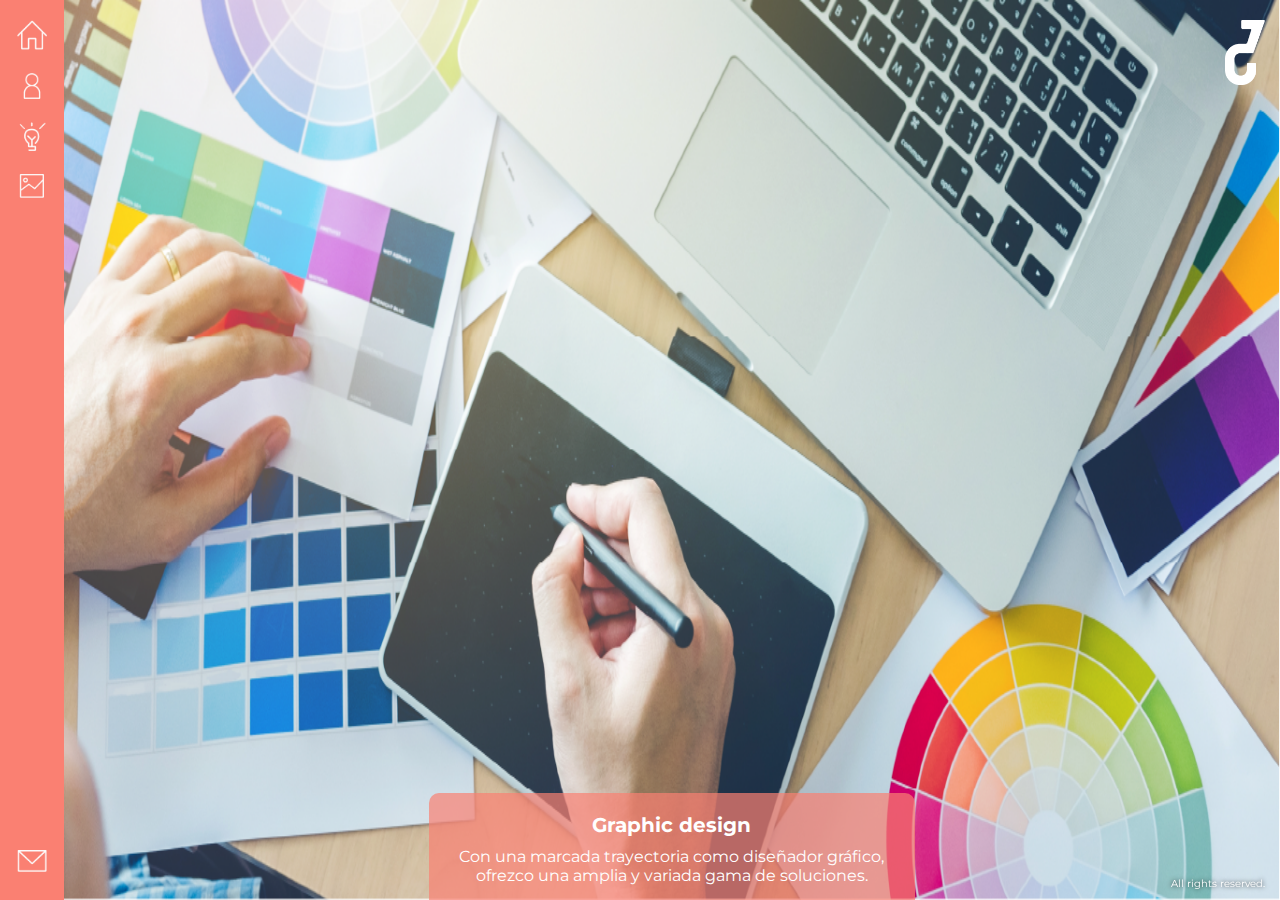
<file: index.html>
<!DOCTYPE html>
<html lang="en">

<head>
  <meta charset="UTF-8">
  <meta http-equiv="X-UA-Compatible" content="IE=edge">
  <meta name="viewport" content="width=device-width, height=device-height, initial-scale=1.0">

  <link rel="icon" type="image/png" href="./img/fav-icon.png">

  <meta name="description"
    content="I'm Javier CZ, a graphic designer and full stack developer based in Argentina. I'll work with you from the first brand draft to your custom web app.">
  <meta name="keywords"
    content="Graphic design, full stack, designer, front-end, back-end, brand, website, web app, Buenos Aires, Argentina, HTML, CSS, Sass, JavaScript, React, Node, Adobe">

  <title>Javier CZ</title>

  <link rel="preconnect" href="https://fonts.gstatic.com">
  <link
    href="https://fonts.googleapis.com/css2?family=Montserrat:ital,wght@0,300;0,400;0,600;0,900;1,200;1,400;1,600;1,900&display=swap"
    rel="stylesheet">

  <link rel="stylesheet" href="./styles/styles.css">
</head>

<body>
  <div class="full-screen-container">

    <div class="toggle "></div>
    <nav class="navbar ">
      <div class="nav-menu">
        <div class="menu-item-top">
          <a href="./index.html"><img src="./img/home.png" class="menu-icon" alt="Home" onmouseover="hoverOn('home')"
              onmouseout="hoverOff('home')"></a>
          <div id="caption-home" class="menu-caption"><a href="./index.html">Home</a></div>
        </div>
        <div class="menu-item">
          <a href="./career.html"><img src="./img/trayectoria.png" class="menu-icon" alt="Career"
              onmouseover="hoverOn('career')" onmouseout="hoverOff('career')"></a>
          <div id="caption-career" class="menu-caption"><a href="./career.html">Career</a></div>
        </div>
        <div class="menu-item">
          <a href="./services.html"><img src="./img/servicios.png" class="menu-icon" alt="Services"
              onmouseover="hoverOn('services')" onmouseout="hoverOff('services')"></a>
          <div id="caption-services" class="menu-caption"><a href="./services.html">Services</a></div>
        </div>
        <div class="menu-item">
          <a href="./portfolio.html"><img src="./img/portfolio.png" class="menu-icon" alt="Portfolio"
              onmouseover="hoverOn('portfolio')" onmouseout="hoverOff('portfolio')"></a>
          <div id="caption-portfolio" class="menu-caption"><a href="./portfolio.html">Portfolio</a></div>
        </div>
      </div>
      <div class="nav-menu">
        <div class="menu-item-bottom">
          <a href="./contact.html"><img src="./img/contacto.png" class="menu-icon" alt="Contact"
              onmouseover="hoverOn('contact')" onmouseout="hoverOff('contact')"></a>
          <div id="caption-contact" class="menu-caption"><a href="./contact.html">Contact</a></div>
        </div>
      </div>
    </nav>
    
    <header class="logo">
      <img src="./img/javiercz-logo-white.png" class="logo-img" alt="JavierCZ">
      <h1>JavierCZ - Javier Castaños Zemborain - Diseño gráfico, desarrollo full stack y marketing digital</h1>
    </header>

    <main class="main-div">
      <div class="full-screen-slider">
        <img class="full-screen-slider-image" name="sliderIndexImg" alt="slider index">
      </div>

      <!-- Slide title, description and link -->
      <div class="slider-description">
        <p id="sliderDescriptionTitle"></p>
        <p id="sliderDescriptionText"></p>
      </div>
      <footer class="copyright-mb copyright-light">
        <p>All rights reserved.</p>
      </footer>
    </main>
  </div>


  
  <script src="./js/slider-index.min.js" type="text/javascript"></script>
  <script src="./js/functions.min.js" type="text/javascript"></script>
  <script>
    window.addEventListener('load', changeSlide())
  </script>

</body>

</html>
</file>
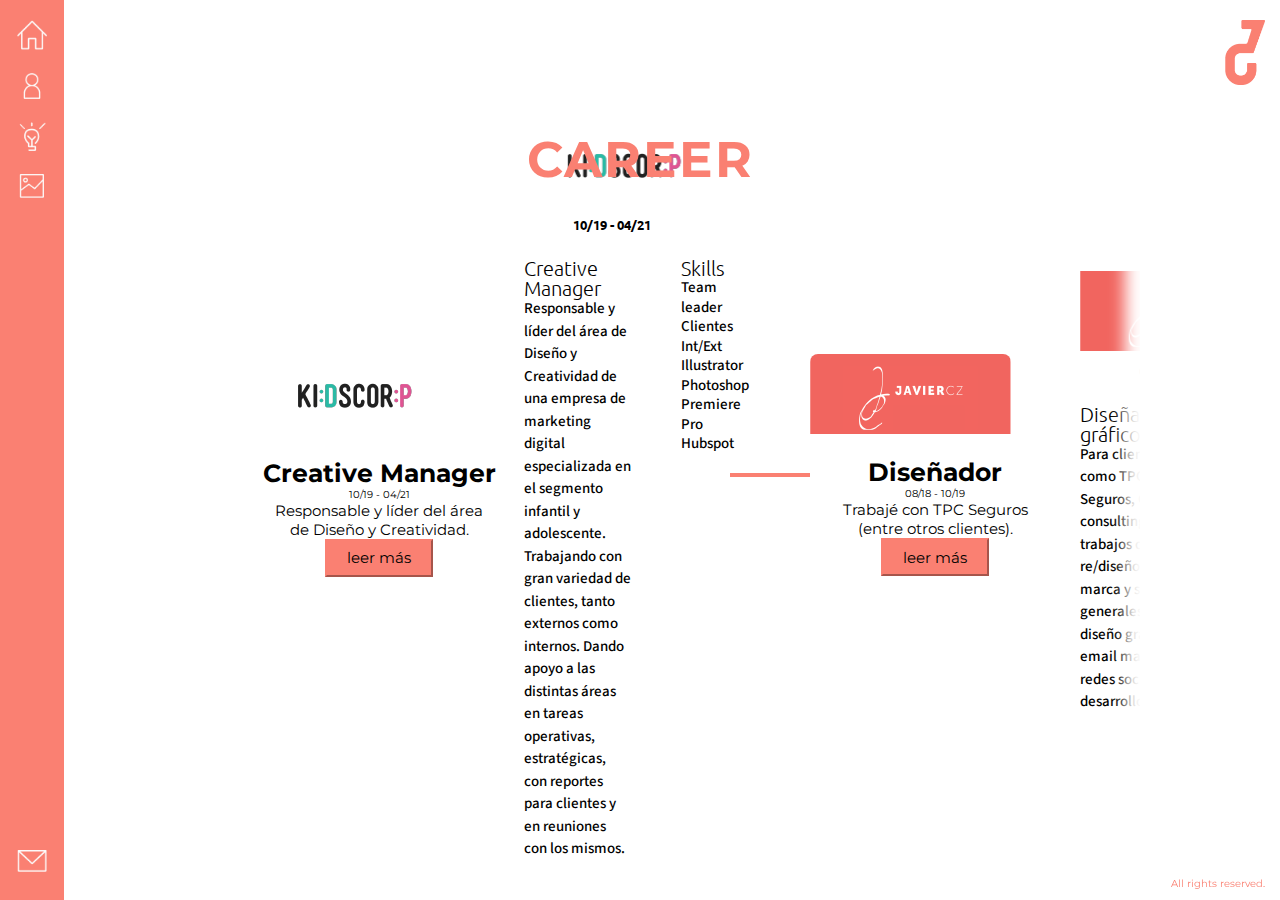
<file: career.html>
<!DOCTYPE html>
<html lang="en">

<head>
  <meta charset="UTF-8">
  <meta http-equiv="X-UA-Compatible" content="IE=edge">
  <meta name="viewport" content="width=device-width, height=device-height, initial-scale=1.0">

  <link rel="icon" type="image/png" href="./img/fav-icon.png">

  <meta name="description"
    content="Through the years I had varied experiences that made me the designer and developer that I am now. Come and take a look at my career and skills development.">
  <meta name="keywords"
    content="Graphic design, full stack, designer, front-end, back-end, brand, website, web app, Buenos Aires, Argentina, HTML, CSS, Sass, JavaScript, React, Node, Adobe">

  <title>Javier CZ - Career</title>

  <link rel="preconnect" href="https://fonts.gstatic.com">
  <link
    href="https://fonts.googleapis.com/css2?family=Montserrat:ital,wght@0,300;0,400;0,600;0,900;1,200;1,400;1,600;1,900&display=swap"
    rel="stylesheet">

  <link href="https://cdn.jsdelivr.net/npm/bootstrap@5.0.0-beta2/dist/css/bootstrap.min.css" rel="stylesheet"
    integrity="sha384-BmbxuPwQa2lc/FVzBcNJ7UAyJxM6wuqIj61tLrc4wSX0szH/Ev+nYRRuWlolflfl" crossorigin="anonymous">

  <link rel="stylesheet" href="./styles/styles.css">
</head>

<body>
  <div class="full-screen-container">

    <div class="toggle "></div>
    <nav class="navbar ">
      <div class="nav-menu">
        <div class="menu-item-top">
          <a href="./index.html"><img src="./img/home.png" class="menu-icon" alt="Home" onmouseover="hoverOn('home')"
              onmouseout="hoverOff('home')"></a>
          <div id="caption-home" class="menu-caption"><a href="./index.html">Home</a></div>
        </div>
        <div class="menu-item">
          <a href="./career.html"><img src="./img/trayectoria.png" class="menu-icon" alt="Career"
              onmouseover="hoverOn('career')" onmouseout="hoverOff('career')"></a>
          <div id="caption-career" class="menu-caption"><a href="./career.html">Career</a></div>
        </div>
        <div class="menu-item">
          <a href="./services.html"><img src="./img/servicios.png" class="menu-icon" alt="Services"
              onmouseover="hoverOn('services')" onmouseout="hoverOff('services')"></a>
          <div id="caption-services" class="menu-caption"><a href="./services.html">Services</a></div>
        </div>
        <div class="menu-item">
          <a href="./portfolio.html"><img src="./img/portfolio.png" class="menu-icon" alt="Portfolio"
              onmouseover="hoverOn('portfolio')" onmouseout="hoverOff('portfolio')"></a>
          <div id="caption-portfolio" class="menu-caption"><a href="./portfolio.html">Portfolio</a></div>
        </div>
      </div>
      <div class="nav-menu">
        <div class="menu-item-bottom">
          <a href="./contact.html"><img src="./img/contacto.png" class="menu-icon" alt="Contact"
              onmouseover="hoverOn('contact')" onmouseout="hoverOff('contact')"></a>
          <div id="caption-contact" class="menu-caption"><a href="./contact.html">Contact</a></div>
        </div>
      </div>
    </nav>
    
    <header class="logo">
      <img src="./img/javiercz-logo-color.png" class="logo-img" alt="JavierCZ">
      <h1>JavierCZ - Javier Castaños Zemborain - Diseño gráfico, desarrollo full stack y marketing digital</h1>
    </header>

    <main class="main-div-career">
      <div class="career-fade fade-left"></div>
      <div class="career-fade fade-right"></div>

      <div class="title">
        <h2>Career</h2>
      </div>

      <!-- Button trigger modal 1 -->
      <div class="card">
        <img src="./img/career/kidscorp.png" class="card-img-top" alt="Compañía 1">
        <div class="card-body">
          <h5 class="card-title">Creative Manager</h5>
          <p class="card-period">10/19 - 04/21</p>
          <p class="card-text">Responsable y líder del área<br>de Diseño y Creatividad.</p>
          <button type="button" class="btn btn-primary" data-bs-toggle="modal" data-bs-target="#modal1">leer
            más</button>
        </div>
      </div>
      <!-- Modal 1 -->
      <div class="modal fade" id="modal1" data-bs-backdrop="true" data-bs-keyboard="true" tabindex="-1"
        aria-labelledby="modal1Label" aria-hidden="true">
        <div class="modal-dialog modal-dialog-centered">
          <div class="modal-content">
            <div class="modal-header">
              <img src="./img/career/kidscorp.png" class="modal-img" alt="Compañía 1">
              <h5 class="modal-title" id="modal1Label">10/19 - 04/21</h5>
            </div>
            <div class="modal-body">
              <div class="modal-description">
                <p class="modal-role">Creative Manager</p>
                <p class="modal-p">Responsable y líder del área de Diseño y Creatividad de una empresa de marketing digital especializada en el segmento infantil y adolescente. Trabajando con gran variedad de clientes, tanto externos como internos. Dando apoyo a las distintas áreas en tareas operativas, estratégicas, con reportes para clientes y en reuniones con los mismos.</p>
              </div>
              <div class="skills">
                <p class="skills-title">Skills</p>
                <ul>
                  <li class="skills-item">Team leader</li>
                  <li class="skills-item">Clientes Int/Ext</li>
                  <li class="skills-item">Illustrator</li>
                  <li class="skills-item">Photoshop</li>
                  <li class="skills-item">Premiere Pro</li>
                  <li class="skills-item">Hubspot</li>
                </ul>
              </div>
            </div>
          </div>
        </div>
      </div>
      <div class="line"></div>

      <!-- Button trigger modal 2 -->
      <div class="card">
        <img src="./img/career/javiercz.png" class="card-img-top" alt="Compañía 2">
        <div class="card-body">
          <h5 class="card-title">Diseñador</h5>
          <p class="card-period">08/18 - 10/19</p>
          <p class="card-text">Trabajé con TPC Seguros<br>(entre otros clientes).</p>
          <button type="button" class="btn btn-primary" data-bs-toggle="modal" data-bs-target="#modal2">leer
            más</button>
        </div>
      </div>
      <!-- Modal 2 -->
      <div class="modal fade" id="modal2" data-bs-backdrop="true" data-bs-keyboard="true" tabindex="-2"
        aria-labelledby="modal2Label" aria-hidden="true">
        <div class="modal-dialog modal-dialog-centered">
          <div class="modal-content">
            <div class="modal-header">
              <img src="./img/career/javiercz.png" class="modal-img" alt="Compañía 2">
              <h5 class="modal-title" id="modal2Label">08/18 - 10/19</h5>
            </div>
            <div class="modal-body">
              <div class="modal-description">
                <p class="modal-role">Diseñador gráfico y web</p>
                <p class="modal-p">Para clientes como TPC Seguros, CMO consulting realicé trabajos de re/diseño de marca y servicios generales de diseño gráfico, email marketing, redes sociales y desarrollo web.</p>
              </div>
              <div class="skills">
                <p class="skills-title">Skills</p>
                <ul>
                  <li class="skills-item">Organización de tareas</li>
                  <li class="skills-item">Trato con clientes</li>
                  <li class="skills-item">Illustrator</li>
                  <li class="skills-item">Photoshop</li>
                  <li class="skills-item">Wordpress</li>
                  <li class="skills-item">Mailchimp</li>
                </ul>
              </div>
            </div>
          </div>
        </div>
      </div>
      <div class="line"></div>

      <!-- Button trigger modal 3 -->
      <div class="card">
        <img src="./img/career/carrefour.png" class="card-img-top" alt="Compañía 3">
        <div class="card-body">
          <h5 class="card-title">Diseñador</h5>
          <p class="card-period">05/16 - 06/18</p>
          <p class="card-text">Diseño gráfico para<br>Comunicaciones & RSE.</p>
          <button type="button" class="btn btn-primary" data-bs-toggle="modal" data-bs-target="#modal3">leer
            más</button>
        </div>
      </div>
      <!-- Modal 3 -->
      <div class="modal fade" id="modal3" data-bs-backdrop="true" data-bs-keyboard="true" tabindex="-3"
        aria-labelledby="modal3Label" aria-hidden="true">
        <div class="modal-dialog modal-dialog-centered">
          <div class="modal-content">
            <div class="modal-header">
              <img src="./img/career/carrefour.png" class="modal-img" alt="Compañía 3">
              <h5 class="modal-title" id="modal3Label">05/16 - 06/18</h5>
            </div>
            <div class="modal-body">
              <div class="modal-description">
                <p class="modal-role">Diseñador gráfico</p>
                <p class="modal-p">Variadas tareas de diseño gráfico: desde imágenes para redes sociales, newsletters/mailings, presentaciones, marcas, señaletica, adaptaciones de campañas y piezas, hasta diseño y dirección de un video y el reporte anual de sustentabilidad.</p>
              </div>
              <div class="skills">
                <p class="skills-title">Skills</p>
                <ul>
                  <li class="skills-item">Organización de tareas</li>
                  <li class="skills-item">Trato con clientes internos</li>
                  <li class="skills-item">Trabajo en equipo</li>
                  <li class="skills-item">Illustrator</li>
                  <li class="skills-item">Photoshop</li>
                  <li class="skills-item">Indesign</li>
                </ul>
              </div>
            </div>
          </div>
        </div>
      </div>
      <div class="line"></div>

      <!-- Button trigger modal 4 -->
      <div class="card">
        <img src="./img/career/primon.png" class="card-img-top" alt="Compañía 4">
        <div class="card-body">
          <h5 class="card-title">Diseñador</h5>
          <p class="card-period">07/15 - 05/16</p>
          <p class="card-text">Diseño gráfico y web<br>para variados clientes.</p>
          <button type="button" class="btn btn-primary" data-bs-toggle="modal" data-bs-target="#modal4">leer
            más</button>
        </div>
      </div>
      <!-- Modal 4 -->
      <div class="modal fade" id="modal4" data-bs-backdrop="true" data-bs-keyboard="true" tabindex="-4"
        aria-labelledby="modal4Label" aria-hidden="true">
        <div class="modal-dialog modal-dialog-centered">
          <div class="modal-content">
            <div class="modal-header">
              <img src="./img/career/primon.png" class="modal-img" alt="Compañía 4">
              <h5 class="modal-title" id="modal4Label">07/15 - 05/16</h5>
            </div>
            <div class="modal-body">
              <div class="modal-description">
                <p class="modal-role">Diseñador gráfico</p>
                <p class="modal-p">Trabajé con clientes como Granja Tres Arroyos y, principalmente, Terrazas de Mayo shopping y Carrefour. Entre mis tareas estaban: diseño y adaptacion de piezas para redes sociales, gráficas, afiches, ploteos de locales, juegos y el diseño y dirección de un video para Carrefour.</p>
              </div>
              <div class="skills">
                <p class="skills-title">Skills</p>
                <ul>
                  <li class="skills-item">Trato con clientes</li>
                  <li class="skills-item">Trabajo en equipo</li>
                  <li class="skills-item">Illustrator</li>
                  <li class="skills-item">Photoshop</li>
                  <li class="skills-item">Indesign</li>
                  <li class="skills-item">HTML & CSS</li>
                </ul>
              </div>
            </div>
          </div>
        </div>
      </div>
      <div class="line"></div>

      <!-- Button trigger modal 5 -->
      <div class="card">
        <img src="./img/career/castanos-rocha.png" class="card-img-top" alt="Compañía 5">
        <div class="card-body">
          <h5 class="card-title">Diseñador</h5>
          <p class="card-period">06/06 - 07/15</p>
          <p class="card-text">Diseño gráfico y web<br>para variados clientes.</p>
          <button type="button" class="btn btn-primary" data-bs-toggle="modal" data-bs-target="#modal5">leer
            más</button>
        </div>
      </div>
      <!-- Modal 5 -->
      <div class="modal fade" id="modal5" data-bs-backdrop="true" data-bs-keyboard="true" tabindex="-5"
        aria-labelledby="modal5Label" aria-hidden="true">
        <div class="modal-dialog modal-dialog-centered">
          <div class="modal-content">
            <div class="modal-header">
              <img src="./img/career/castanos-rocha.png" class="modal-img" alt="Compañía 5">
              <h5 class="modal-title" id="modal5Label">06/06 - 07/15</h5>
            </div>
            <div class="modal-body">
              <div class="modal-description">
                <p class="modal-role">Diseñador gráfico y web</p>
                <p class="modal-p">Para clientes varios realicé tareas de diseño gráfico y web: banners, invitaciones, revistas, anuarios, eventos, sitios web (en WordPress), edición de videos, entre otras.</p>
              </div>
              <div class="skills">
                <p class="skills-title">Skills</p>
                <ul>
                  <li class="skills-item">Trato con clientes</li>
                  <li class="skills-item">Trabajo en equipo</li>
                  <li class="skills-item">Illustrator</li>
                  <li class="skills-item">Photoshop</li>
                  <li class="skills-item">Wordpress</li>
                  <li class="skills-item">HTML & CSS</li>
                </ul>
              </div>
            </div>
          </div>
        </div>
      </div>

      <div class="last-card">blank space</div>
    </main>
    <footer class="copyright copyright-dark">
      <p>All rights reserved.</p>
    </footer>
  </div>

  <script src="./js/functions.min.js" type="text/javascript"></script>

  <script src="https://cdn.jsdelivr.net/npm/@popperjs/core@2.6.0/dist/umd/popper.min.js"
    integrity="sha384-KsvD1yqQ1/1+IA7gi3P0tyJcT3vR+NdBTt13hSJ2lnve8agRGXTTyNaBYmCR/Nwi"
    crossorigin="anonymous"></script>
  <script src="https://cdn.jsdelivr.net/npm/bootstrap@5.0.0-beta2/dist/js/bootstrap.min.js"
    integrity="sha384-nsg8ua9HAw1y0W1btsyWgBklPnCUAFLuTMS2G72MMONqmOymq585AcH49TLBQObG"
    crossorigin="anonymous"></script>

</body>

</html>
</file>
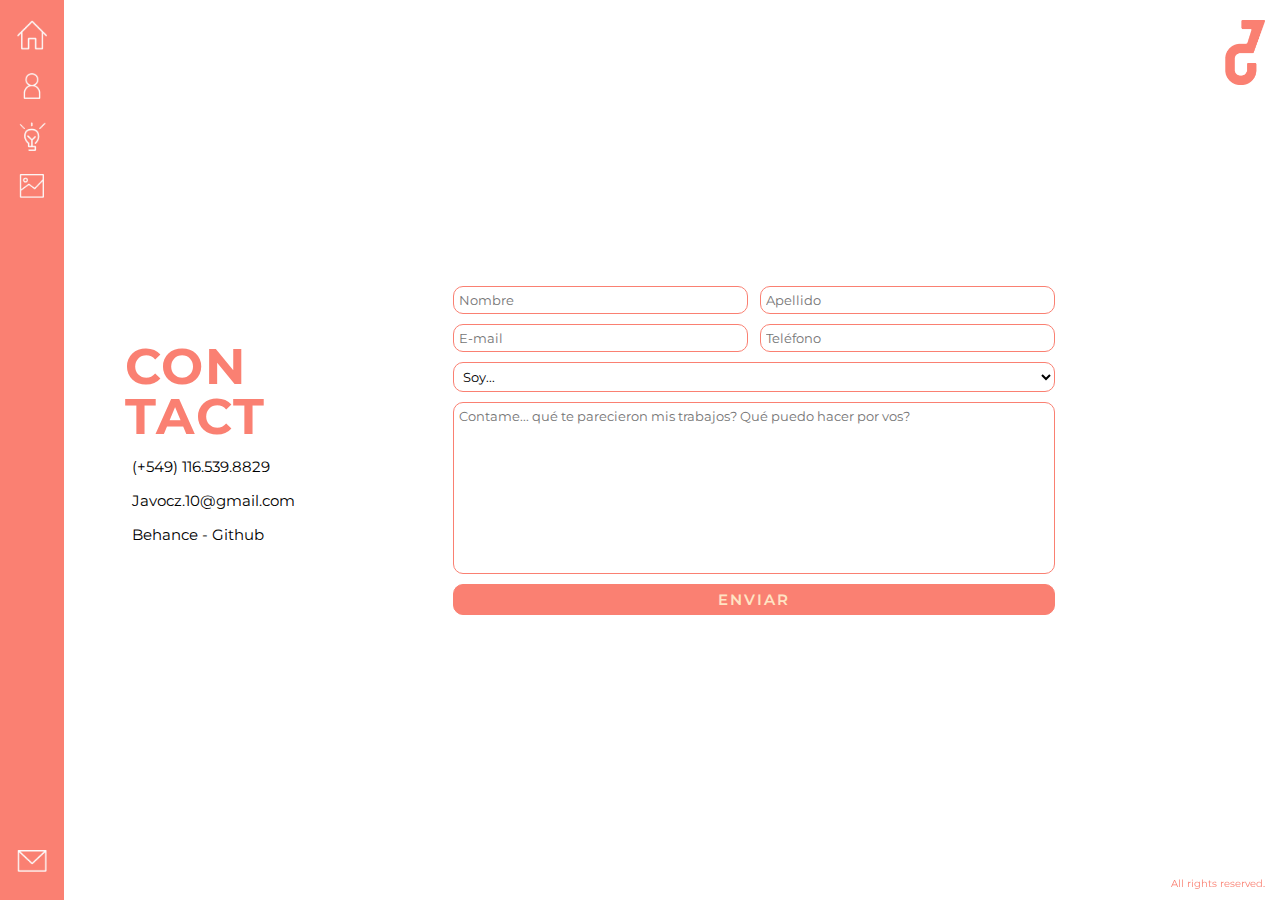
<file: contact.html>
<!DOCTYPE html>
<html lang="en">

<head>
  <meta charset="UTF-8">
  <meta http-equiv="X-UA-Compatible" content="IE=edge">
  <meta name="viewport" content="width=device-width, height=device-height, initial-scale=1.0">

  <link rel="icon" type="image/png" href="./img/fav-icon.png">

  <meta name="description"
    content="I know that leads are important, both to you and to me. So please, fill the form and let me know how can I help you starting, developing or improving your business.">
  <meta name="keywords"
    content="Graphic design, full stack, designer, front-end, back-end, brand, website, web app, Buenos Aires, Argentina, HTML, CSS, Sass, JavaScript, React, Node, Adobe">

  <title>Javier CZ - Contact</title>

  <link rel="preconnect" href="https://fonts.gstatic.com">
  <link
    href="https://fonts.googleapis.com/css2?family=Montserrat:ital,wght@0,300;0,400;0,600;0,900;1,200;1,400;1,600;1,900&display=swap"
    rel="stylesheet">

  <link rel="stylesheet" href="./styles/styles.css">
</head>

<body>
  <div class="full-screen-container">

    <div class="toggle "></div>
    <nav class="navbar ">
      <div class="nav-menu">
        <div class="menu-item-top">
          <a href="./index.html"><img src="./img/home.png" class="menu-icon" alt="Home" onmouseover="hoverOn('home')"
              onmouseout="hoverOff('home')"></a>
          <div id="caption-home" class="menu-caption"><a href="./index.html">Home</a></div>
        </div>
        <div class="menu-item">
          <a href="./career.html"><img src="./img/trayectoria.png" class="menu-icon" alt="Career"
              onmouseover="hoverOn('career')" onmouseout="hoverOff('career')"></a>
          <div id="caption-career" class="menu-caption"><a href="./career.html">Career</a></div>
        </div>
        <div class="menu-item">
          <a href="./services.html"><img src="./img/servicios.png" class="menu-icon" alt="Services"
              onmouseover="hoverOn('services')" onmouseout="hoverOff('services')"></a>
          <div id="caption-services" class="menu-caption"><a href="./services.html">Services</a></div>
        </div>
        <div class="menu-item">
          <a href="./portfolio.html"><img src="./img/portfolio.png" class="menu-icon" alt="Portfolio"
              onmouseover="hoverOn('portfolio')" onmouseout="hoverOff('portfolio')"></a>
          <div id="caption-portfolio" class="menu-caption"><a href="./portfolio.html">Portfolio</a></div>
        </div>
      </div>
      <div class="nav-menu">
        <div class="menu-item-bottom">
          <a href="./contact.html"><img src="./img/contacto.png" class="menu-icon" alt="Contact"
              onmouseover="hoverOn('contact')" onmouseout="hoverOff('contact')"></a>
          <div id="caption-contact" class="menu-caption"><a href="./contact.html">Contact</a></div>
        </div>
      </div>
    </nav>

    <header class="logo">
      <img src="./img/javiercz-logo-color.png" class="logo-img" alt="JavierCZ">
      <h1>JavierCZ - Javier Castaños Zemborain - Diseño gráfico, desarrollo full stack y marketing digital</h1>
    </header>

    <main class="main-div-contact">
      <div class="contact">
        <div class="contact-head">

          <div class="title">
            <h2 class="title-lg">Con<br>tact</h2>
            <h2 class="title-sm">Contact</h2>
          </div>
          
          <div class="data">
            <ul>
              <li>(+549) 116.539.8829</li>
              <li>Javocz.10@gmail.com</li>
            </ul>
            <ul>
              <li>Behance - Github</li>
            </ul>
          </div>
        </div>

        <div class="contact-body">
          <form action="#" method="post" autocomplete="on" class="form">
            <input type="text" class="col-1of2" name="form-first_name" placeholder="Nombre" required>
            <input type="text" class="col-1of2" name="form-last_name" placeholder="Apellido" required>
            <input type="text" class="col-1of2" name="form-mail" placeholder="E-mail" required>
            <input type="text" class="col-1of2" name="form-phone" placeholder="Teléfono">
            <select class="col-1of1" name="form-category" required>
              <option value="categoria" selected disabled>Soy...</option>
              <option value="empresa">Empresa</option>
              <option value="emprendedor">Emprendedor/a</option>
              <option value="freelancer">Freelancer</option>
              <option value="otro">Otro</option>
            </select>
            <textarea class="form-message" name="form-message" rows="10"
              placeholder="Contame... qué te parecieron mis trabajos? Qué puedo hacer por vos?" required></textarea>
            <div class="col-1of1 footer">
              <!-- <input type="checkbox" name="form-suscribe" value="yes">
              <label for="form-suscribe">Recibir novedades sobre tendencias, actualizaciones, servicios y
                trabajos.</label> -->
              <!-- <input type="reset" value="Borrar"> -->
              <input class="send-btn" type="submit" value="Enviar">
            </div>
          </form>
        </div>
      </div>
    </main>
    <footer class="copyright copyright-dark">
      <p>All rights reserved.</p>
    </footer>
  </div>

  <script src="./js/functions.min.js" type="text/javascript"></script>

</body>

</html>
</file>
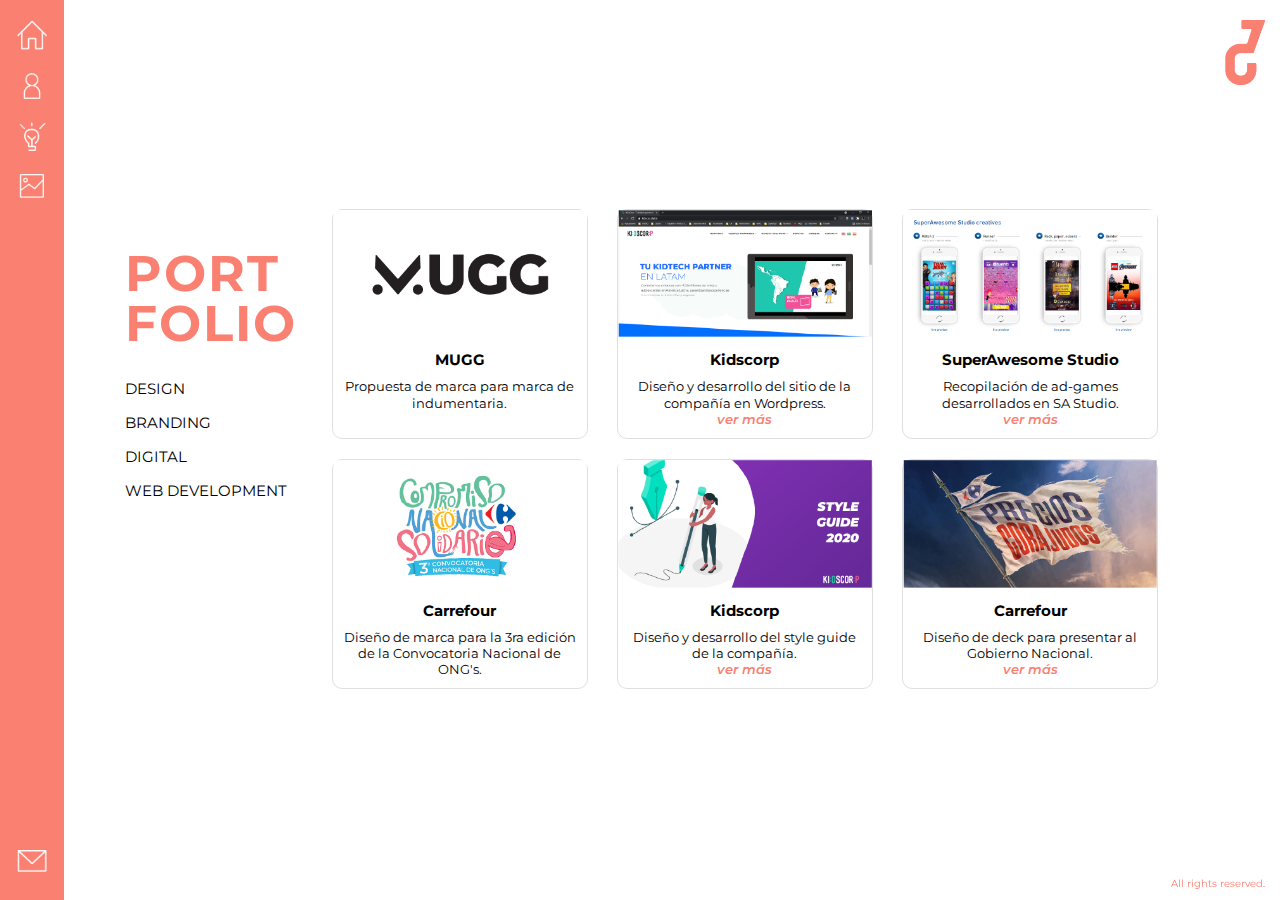
<file: portfolio.html>
<!DOCTYPE html>
<html lang="en">

<head>
  <meta charset="UTF-8">
  <meta http-equiv="X-UA-Compatible" content="IE=edge">
  <meta name="viewport" content="width=device-width, height=device-height, initial-scale=1.0">

  <link rel="icon" type="image/png" href="./img/fav-icon.png">

  <meta name="description"
    content="You may want to look at some of my previous works, am I right? Come over here and take a peek to my portfolio and let how you liked it.">
  <meta name="keywords"
    content="Graphic design, full stack, designer, front-end, back-end, brand, website, web app, Buenos Aires, Argentina, HTML, CSS, Sass, JavaScript, React, Node, Adobe">

  <title>Javier CZ - Portfolio</title>

  <link rel="preconnect" href="https://fonts.gstatic.com">
  <link
    href="https://fonts.googleapis.com/css2?family=Montserrat:ital,wght@0,300;0,400;0,600;0,900;1,200;1,400;1,600;1,900&display=swap"
    rel="stylesheet">

  <link rel="stylesheet" href="./styles/styles.css">
</head>

<body>
  <div class="full-screen-container">

    <div class="toggle "></div>
    <nav class="navbar ">
      <div class="nav-menu">
        <div class="menu-item-top">
          <a href="./index.html"><img src="./img/home.png" class="menu-icon" alt="Home" onmouseover="hoverOn('home')"
              onmouseout="hoverOff('home')"></a>
          <div id="caption-home" class="menu-caption"><a href="./index.html">Home</a></div>
        </div>
        <div class="menu-item">
          <a href="./career.html"><img src="./img/trayectoria.png" class="menu-icon" alt="Career"
              onmouseover="hoverOn('career')" onmouseout="hoverOff('career')"></a>
          <div id="caption-career" class="menu-caption"><a href="./career.html">Career</a></div>
        </div>
        <div class="menu-item">
          <a href="./services.html"><img src="./img/servicios.png" class="menu-icon" alt="Services"
              onmouseover="hoverOn('services')" onmouseout="hoverOff('services')"></a>
          <div id="caption-services" class="menu-caption"><a href="./services.html">Services</a></div>
        </div>
        <div class="menu-item">
          <a href="./portfolio.html"><img src="./img/portfolio.png" class="menu-icon" alt="Portfolio"
              onmouseover="hoverOn('portfolio')" onmouseout="hoverOff('portfolio')"></a>
          <div id="caption-portfolio" class="menu-caption"><a href="./portfolio.html">Portfolio</a></div>
        </div>
      </div>
      <div class="nav-menu">
        <div class="menu-item-bottom">
          <a href="./contact.html"><img src="./img/contacto.png" class="menu-icon" alt="Contact"
              onmouseover="hoverOn('contact')" onmouseout="hoverOff('contact')"></a>
          <div id="caption-contact" class="menu-caption"><a href="./contact.html">Contact</a></div>
        </div>
      </div>
    </nav>

    <header class="logo">
      <img src="./img/javiercz-logo-color.png" class="logo-img" alt="JavierCZ">
      <h1>JavierCZ - Javier Castaños Zemborain - Diseño gráfico, desarrollo full stack y marketing digital</h1>
    </header>

    <main class="main-div-portfolio">
      <div class="portfolio">
        <div class="portfolio-head">

          <div class="title">
            <h2 class="title-lg">Port<br>folio</h2>
            <h2 class="title-sm">Portfolio</h2>
          </div>
          
          <div class="categories">
            <ul>
              <li>Design</li>
              <li>Branding</li>
              <li>Digital</li>
              <li>Web development</li>
            </ul>
          </div>
        </div>

        <div class="portfolio-body">

          <div class="item">
            <div class="item-img">
              <img class="item-img" src="./img/portfolio/mugg.png" alt="Branding . MUGG">
            </div>
            <div class="item-description">
              <h3 class="item-title">MUGG</h3>
              <p class="description">
                Propuesta de marca para marca de indumentaria.
              </p>
            </div>
          </div>
          <div class="item">
            <div class="item-img">
              <img class="item-img" src="./img/portfolio/web-kc.png" alt="Web development - Kidscorp">
            </div>
            <div class="item-description">
              <h3 class="item-title">Kidscorp</h3>
              <p class="description">
                Diseño y desarrollo del sitio de la compañía en Wordpress.<br><a href="https://kidscorp.digital/">ver más</a>
              </p>
            </div>
          </div>
          <div class="item">
            <div class="item-img">
              <img class="item-img" src="./img/portfolio/studio-creatives.png" alt="Digital - Studio Creatives">
            </div>
            <div class="item-description">
              <h3 class="item-title">SuperAwesome Studio</h3>
              <p class="description">
                Recopilación de ad-games desarrollados en SA Studio.<br><a href="./img/portfolio/studio-creatives.pdf">ver más</a>
              </p>
            </div>
          </div>
          <div class="item">
            <div class="item-img">
              <img class="item-img" src="./img/portfolio/crf-compromiso.png" alt="Branding - Carrefour Convocatoria ONG's">
            </div>
            <div class="item-description">
              <h3 class="item-title">Carrefour</h3>
              <p class="description">
                Diseño de marca para la 3ra edición de la Convocatoria Nacional de ONG's.
              </p>
            </div>
          </div>
          <div class="item">
            <div class="item-img">
              <img class="item-img" src="./img/portfolio/style-guide.png" alt="Design - Kidscorp style guide">
            </div>
            <div class="item-description">
              <h3 class="item-title">Kidscorp</h3>
              <p class="description">
                Diseño y desarrollo del style guide de la compañía.<br><a href="./img/portfolio/style-guide.pdf">ver más</a>
              </p>
            </div>
          </div>
          <div class="item">
            <div class="item-img">
              <img class="item-img" src="./img/portfolio/crf-corajudo.png" alt="Design - Carrefour presentation">
            </div>
            <div class="item-description">
              <h3 class="item-title">Carrefour</h3>
              <p class="description">
                Diseño de deck para presentar al Gobierno Nacional.<br><a href="./img/portfolio/crf-corajudos.pdf">ver más</a>
              </p>
            </div>
          </div>
        </div>

      </div>
    </main>
    <footer class="copyright copyright-dark">
      <p>All rights reserved.</p>
    </footer>
  </div>

  <script src="./js/functions.min.js" type="text/javascript"></script>
</body>

</html>
</file>
<file: styles/styles.css>
@import url("https://fonts.googleapis.com/css2?family=Source+Sans+Pro:ital,wght@0,300;0,400;0,700;1,300;1,400;1,700&family=Ubuntu:ital,wght@0,300;0,400;0,700;1,300;1,400;1,700&display=swap");*{box-sizing:border-box;margin:0;padding:0;text-decoration:none;text-transform:none;font-family:'Montserrat', sans-serif;list-style:none}html{font-size:10px}ul{margin:0;padding:0}.full-screen-container{display:flex;flex-wrap:wrap;width:100%;height:100vh}.main-div,.main-div-career,.main-div-services,.main-div-portfolio,.main-div-contact{display:flex;justify-content:center;align-items:center;position:relative;width:95%;height:100vh}.main-div-career{flex-wrap:nowrap;justify-content:start;overflow-x:scroll;padding:5rem 19rem 0}.main-div-career::-webkit-scrollbar{height:14px;background:#e9e9e9}.main-div-career::-webkit-scrollbar-thumb{background:salmon;border:3px solid #e9e9e9;border-radius:10px;height:10px}.main-div-career .title{position:fixed;top:15%;left:0;width:100%;text-align:center}.main-div-career .title h2{font-size:5rem;font-weight:700;line-height:1;letter-spacing:0.2rem;color:salmon;text-transform:uppercase}.main-div-services{flex-wrap:wrap;height:90vh;padding:5% 15%}.main-div-services .title{display:flex;margin-bottom:4rem}.main-div-services .title h2{font-size:5rem;line-height:1;letter-spacing:0.2rem;color:salmon;text-transform:uppercase}.center-content{display:flex;flex-direction:column;justify-content:center}.career-fade{position:fixed;top:0;width:14rem;height:95%;background:white;box-shadow:0 0 1.5rem 1.5rem white;z-index:5}.fade-left{left:5%;box-shadow:2rem 0 1.5rem 1.5rem white}.fade-right{right:0}.m-1{margin:1rem}.my-1{margin:1rem 0}.mx-1{margin:0 1rem}.mt-1{margin-top:1rem}.mb-1{margin-bottom:1rem}.ml-1{margin-left:1rem}.mr-1{margin-right:1rem}.p-1{padding:1rem}.py-1{padding:1rem 0}.px-1{padding:0 1rem}.pt-1{padding-top:1rem}.pb-1{padding-bottom:1rem}.pl-1{padding-left:1rem}.pr-1{padding-right:1rem}.m-2{margin:2rem}.my-2{margin:2rem 0}.mx-2{margin:0 2rem}.mt-2{margin-top:2rem}.mb-2{margin-bottom:2rem}.ml-2{margin-left:2rem}.mr-2{margin-right:2rem}.p-2{padding:2rem}.py-2{padding:2rem 0}.px-2{padding:0 2rem}.pt-2{padding-top:2rem}.pb-2{padding-bottom:2rem}.pl-2{padding-left:2rem}.pr-2{padding-right:2rem}.m-3{margin:3rem}.my-3{margin:3rem 0}.mx-3{margin:0 3rem}.mt-3{margin-top:3rem}.mb-3{margin-bottom:3rem}.ml-3{margin-left:3rem}.mr-3{margin-right:3rem}.p-3{padding:3rem}.py-3{padding:3rem 0}.px-3{padding:0 3rem}.pt-3{padding-top:3rem}.pb-3{padding-bottom:3rem}.pl-3{padding-left:3rem}.pr-3{padding-right:3rem}.m-4{margin:4rem}.my-4{margin:4rem 0}.mx-4{margin:0 4rem}.mt-4{margin-top:4rem}.mb-4{margin-bottom:4rem}.ml-4{margin-left:4rem}.mr-4{margin-right:4rem}.p-4{padding:4rem}.py-4{padding:4rem 0}.px-4{padding:0 4rem}.pt-4{padding-top:4rem}.pb-4{padding-bottom:4rem}.pl-4{padding-left:4rem}.pr-4{padding-right:4rem}.m-5{margin:5rem}.my-5{margin:5rem 0}.mx-5{margin:0 5rem}.mt-5{margin-top:5rem}.mb-5{margin-bottom:5rem}.ml-5{margin-left:5rem}.mr-5{margin-right:5rem}.p-5{padding:5rem}.py-5{padding:5rem 0}.px-5{padding:0 5rem}.pt-5{padding-top:5rem}.pb-5{padding-bottom:5rem}.pl-5{padding-left:5rem}.pr-5{padding-right:5rem}.mx-auto{margin:0 auto}.col-1of1{width:100%}.col-1of2{width:50%}.col-1of3{width:33.33333%}.col-1of4{width:25%}.col-1of5{width:20%}.col-1of6{width:16.66667%}.col-1of7{width:14.28571%}.col-1of8{width:12.5%}.col-1of9{width:11.11111%}.col-1of10{width:10%}.navbar{position:relative;display:flex;flex-direction:column;justify-content:space-between;height:100vh;width:5%;padding:10px;background-color:salmon;z-index:70}.navbar .nav-menu{display:flex;flex-wrap:wrap;justify-content:center;z-index:50}.navbar .menu-icon{width:30px;margin:1rem 0}.navbar .menu-item-top{margin-top:2rem 0}.navbar .menu-item-bottom{margin-bottom:0.5rem}.navbar .menu-caption{display:none;position:absolute;left:115%;background:white;border:2px solid salmon;border-radius:5px;margin-top:-38px;padding:5px 10px;font-size:1.2rem;font-weight:600}.navbar .menu-caption a{color:salmon;text-transform:uppercase;text-decoration:none}.toggle{display:none;position:fixed;top:2.5rem;right:2.5rem;width:4rem;height:4rem;border-radius:.5rem;background:salmon url(../img/menu-bars.svg);background-size:2.5rem;background-position:center;background-repeat:no-repeat;cursor:pointer;z-index:101}.toggle-active{background:salmon url(../img/menu-close.svg);background-size:3rem;background-position:center;background-repeat:no-repeat;left:unset;right:2.5rem}h1{display:none}.logo{position:fixed;top:2rem;right:1.5rem;z-index:100}.logo-img{width:4rem}.copyright,.copyright-light,.copyright-dark{position:fixed;bottom:1rem;right:1.5rem;font-size:1rem;z-index:100}.copyright-light{color:white;text-shadow:0 0 .5rem black}.copyright-dark{color:salmon}.line{padding:.2rem 4rem;background:salmon}.card{min-width:25rem;border-radius:1rem}.card-img-top{border-top-left-radius:0.8rem;border-top-right-radius:0.8rem}.card .card-body{text-align:center;padding:2rem 0}.card .card-body .btn-primary{display:inline-block;background-color:salmon;border-color:salmon;padding:0.75rem 2rem;font-size:1.5rem}.card .card-body .card-title{font-size:2.5rem}.card .card-body .card-text{font-size:1.5rem}.last-card{padding-right:20rem;color:white}.modal-content{border-radius:0.8rem}.modal-header{flex-wrap:wrap;justify-content:center;padding-top:3.5rem}.modal-body{display:flex;padding-top:2.5rem}.modal-images{width:30%}.modal-description{display:flex;flex-wrap:wrap;width:69.5%;height:100%;align-items:center}.modal .modal-dialog{max-width:600px}.modal .modal-dialog .modal-img{width:200px;margin:0 0 1rem 2rem}.modal .modal-dialog .modal-title,.modal .modal-dialog .modal-role,.modal .modal-dialog .modal-p{display:inline-block;width:100%;padding:0 3rem 0 2rem;text-align:left}.modal .modal-dialog .modal-title{font-family:"Ubuntu","sans-serif";font-size:1.3rem;line-height:1;font-weight:700;text-align:center}.modal .modal-dialog .modal-role{font-family:"Ubuntu","sans-serif";font-size:2rem;line-height:1;font-weight:300}.modal .modal-dialog .modal-p{font-family:"Source Sans Pro",sans-serif;font-size:1.5rem;line-height:1.5;font-weight:500}.modal .modal-dialog .skills{width:30%;padding-left:2rem}.modal .modal-dialog .skills-title{font-family:"Ubuntu","sans-serif";font-size:2rem;line-height:1;font-weight:300}.modal .modal-dialog .skills-item{font-family:"Source Sans Pro",sans-serif;font-size:1.5rem;line-height:1.3;font-weight:500}.box{display:flex;justify-content:center;align-items:center;height:100%}.grid{display:grid;grid-gap:2vw;width:100%;height:100%;grid-template-columns:repeat(6, 1fr);grid-template-rows:auto;grid-template-areas:'design design design   web-development web-development   branding   branding' 'design design design   web-development web-development   digital   digital'}.grid .item{position:relative;background:white;border-radius:1rem;border:2px solid salmon}.grid .item h2{font-family:"Ubuntu","sans-serif";font-size:2.5rem;line-height:1.5;font-weight:600;color:salmon;text-align:center;text-transform:uppercase}.grid .item p{display:none;font-family:"Ubuntu","sans-serif";font-size:1.5rem;line-height:1.5;font-weight:400;color:bisque}.grid .item:nth-child(1){grid-area:design}.grid .item:nth-child(2){grid-area:web-development}.grid .item:nth-child(3){grid-area:branding}.grid .item:nth-child(4){grid-area:digital}.grid .item:hover{transform:scale(0.98);transition:all 1s;background:salmon;border:2px solid salmon}.grid .item:hover .box .service-btn{display:block;text-align:center}.grid .item:hover .box .service-btn h2{font-family:"Source Sans Pro",sans-serif;font-size:2.5rem;line-height:1.5;font-weight:700;color:bisque}.grid .item:hover .box .service-btn p{font-family:"Source Sans Pro",sans-serif;font-size:2rem;line-height:1.5;font-weight:300;cursor:pointer}.services-pop-up{display:none;justify-content:center;align-items:center;position:fixed;top:0;left:0;width:100%;height:100vh;z-index:1000;background:rgba(0,0,0,0.7)}.services-pop-up .pop-up{width:55%;height:55%;background:white;border-radius:1rem}.services-pop-up .pop-up-head{display:flex;padding:2rem 3rem;background:salmon;border-top-left-radius:1rem;border-top-right-radius:1rem;justify-content:space-between}.services-pop-up .pop-up-head h2{font-family:"Ubuntu","sans-serif";font-size:2.5rem;line-height:1;font-weight:700;color:bisque;text-align:center;text-transform:uppercase}.services-pop-up .pop-up-head .close-box{display:inline-block;cursor:pointer}.services-pop-up .pop-up-head .close-btn{font-size:2.2rem;color:bisque}.services-pop-up .pop-up-body{padding:3rem 3rem 2rem;height:100%}.services-pop-up .pop-up-body p{font-family:"Source Sans Pro",sans-serif;font-size:1.5rem;line-height:1.5;font-weight:500}.portfolio{width:90%;padding-right:5%;padding-top:1.5%;display:flex;justify-content:space-between}.portfolio-head{width:20%;margin:3rem 0}.portfolio-head .title{display:flex;margin:1rem 0 3rem}.portfolio-head .title h2{font-size:5rem;line-height:1;letter-spacing:0.2rem;color:salmon;text-transform:uppercase}.portfolio-head .title .title-sm{display:none}.portfolio-head .categories ul li{margin:1.5rem 0;font-size:1.5rem;text-transform:uppercase}.portfolio-body{display:flex;flex-wrap:wrap;justify-content:space-between;align-items:center;width:80%}.portfolio-body .item{width:31%;height:46%;margin-bottom:2rem;border:1px solid rgba(0,0,0,0.125);border-radius:1rem}.portfolio-body .item-img{width:100%}.portfolio-body .item-description{text-align:center;padding:0 1rem 1rem}.portfolio-body .item-description .item-title{font-size:1.5rem;margin:1rem 0}.portfolio-body .item-description .description{font-size:1.25rem;line-height:1.3}.portfolio-body .item-description .description a{font-weight:600;font-style:italic;color:salmon}.contact{width:90%;display:flex;justify-content:start;align-items:center}.contact-head{width:30%;margin:3rem 0}.contact-head .title{display:flex;margin-bottom:0 0 3rem}.contact-head .title h2{font-size:5rem;line-height:1;letter-spacing:0.2rem;color:salmon;text-transform:uppercase}.contact-head .title .title-sm{display:none}.contact-head .data ul li{margin:1.5rem 0;padding-left:0.7rem;font-size:1.5rem}.contact-body{width:60%;padding-right:5%}.contact-body .form{display:flex;flex-wrap:wrap;justify-content:space-between;align-items:center}.contact-body .form .col-1of2{width:49%}.contact-body .form input,.contact-body .form select,.contact-body .form-message{margin:0.5rem 0;padding:0.5rem;border:0.1rem solid salmon;border-radius:1rem;background:white}.contact-body .form-message{width:100%;resize:none;overflow-y:scroll}.contact-body .form-message::-webkit-scrollbar{display:none}.contact-body .form .send-btn{width:100%;background:salmon;color:bisque;text-transform:uppercase;font-size:1.5rem;font-weight:600;letter-spacing:0.2rem}.full-screen-slider{width:100%;height:100vh;overflow:hidden;display:flex;justify-content:center}.full-screen-slider-image{width:100%;height:auto}.slider-description{position:absolute;bottom:0;width:40%;margin:0 auto;padding:20px 30px 15px;background-color:rgba(250,128,114,0.7);border-top-left-radius:10px;border-top-right-radius:10px;color:white}.slider-description p{text-align:center}#sliderDescriptionTitle{font-size:20px;font-weight:700;margin-bottom:10px}#sliderDescriptionText{font-size:16px;font-weight:400}@media screen and (max-width: 780px){.logo{top:2.3rem;left:2rem}.logo-img{width:3.5rem}.main-div,.main-div-career,.main-div-services,.main-div-portfolio,.main-div-contact{width:100%}.toggle{display:block;right:2rem;top:2.9rem}.navbar{width:100%;align-items:flex-start;padding:5rem 30rem;position:fixed;top:0;left:100%}.navbar .nav-menu{justify-content:flex-start}.navbar .menu-item,.navbar .menu-item-top,.navbar .menu-item-bottom{display:flex;align-items:center;justify-content:start;width:80%}.navbar .menu-item-top{margin-top:10rem}.navbar .menu-item-top .menu-caption{margin-top:1rem}.navbar .menu-item-bottom{margin-bottom:unset}.navbar .menu-item a,.navbar .menu-item-top a,.navbar .menu-item-bottom a{font-weight:600;font-size:1.5rem;color:bisque;text-transform:uppercase;text-decoration:none}.navbar .menu-caption{display:block;position:relative;margin-left:1rem;left:unset;top:unset;background:unset;border:unset;margin-top:unset}.navbar .menu-icon{width:4rem;margin:2rem 0}.navbar-active{left:0}.main-div-services,.main-div-career,.main-div-portfolio,.main-div-contact{position:relative;height:80vh;top:15vh;flex-direction:column;overflow-x:hidden}.main-div-services .title,.main-div-career .title,.main-div-portfolio .title,.main-div-contact .title{display:flex;justify-content:center;align-items:center;position:fixed;top:0;background:white;height:10rem;z-index:20}.main-div-services .title h2,.main-div-career .title h2,.main-div-portfolio .title h2,.main-div-contact .title h2{margin:0}.copyright,.copyright-light,.copyright-dark{right:unset;display:flex;justify-content:center;align-items:center;width:100%;bottom:0}.copyright p,.copyright-light p,.copyright-dark p{margin-bottom:1rem}.slider-description{bottom:4rem;width:80%;border-radius:1rem}.career-fade{display:none}.line{padding:3rem .2rem}.card{max-width:35rem}.grid{grid-template-columns:repeat(5, 1fr);grid-template-rows:repeat(3, 1fr);grid-template-areas:'design   design   design   branding   branding' 'design   design   design   digital   digital' 'web-development   web-development   web-development   web-development   web-development'}.services-pop-up .pop-up{width:85%;height:60%}.services-pop-up .pop-up-head,.services-pop-up .pop-up-body{padding-left:2rem;padding-right:2rem}.main-div-portfolio,.main-div-contact{top:20vh}.main-div .portfolio,.main-div-career .portfolio,.main-div-services .portfolio,.main-div-portfolio .portfolio,.main-div-contact .portfolio,.main-div .contact,.main-div-career .contact,.main-div-services .contact,.main-div-portfolio .contact,.main-div-contact .contact{display:flex;justify-content:center;padding:0;width:100%}.main-div .portfolio-head,.main-div-career .portfolio-head,.main-div-services .portfolio-head,.main-div-portfolio .portfolio-head,.main-div-contact .portfolio-head,.main-div .contact-head,.main-div-career .contact-head,.main-div-services .contact-head,.main-div-portfolio .contact-head,.main-div-contact .contact-head{justify-content:center;align-items:center;position:absolute;top:0;width:100%;margin:0}.main-div .portfolio-head .title,.main-div-career .portfolio-head .title,.main-div-services .portfolio-head .title,.main-div-portfolio .portfolio-head .title,.main-div-contact .portfolio-head .title,.main-div .contact-head .title,.main-div-career .contact-head .title,.main-div-services .contact-head .title,.main-div-portfolio .contact-head .title,.main-div-contact .contact-head .title{width:100%;left:0;height:10rem;margin:0}.main-div .portfolio-head .title h2,.main-div-career .portfolio-head .title h2,.main-div-services .portfolio-head .title h2,.main-div-portfolio .portfolio-head .title h2,.main-div-contact .portfolio-head .title h2,.main-div .contact-head .title h2,.main-div-career .contact-head .title h2,.main-div-services .contact-head .title h2,.main-div-portfolio .contact-head .title h2,.main-div-contact .contact-head .title h2{margin:0}.main-div .portfolio-head .title .title-sm,.main-div-career .portfolio-head .title .title-sm,.main-div-services .portfolio-head .title .title-sm,.main-div-portfolio .portfolio-head .title .title-sm,.main-div-contact .portfolio-head .title .title-sm,.main-div .contact-head .title .title-sm,.main-div-career .contact-head .title .title-sm,.main-div-services .contact-head .title .title-sm,.main-div-portfolio .contact-head .title .title-sm,.main-div-contact .contact-head .title .title-sm{display:block}.main-div .portfolio-head .title .title-lg,.main-div-career .portfolio-head .title .title-lg,.main-div-services .portfolio-head .title .title-lg,.main-div-portfolio .portfolio-head .title .title-lg,.main-div-contact .portfolio-head .title .title-lg,.main-div .contact-head .title .title-lg,.main-div-career .contact-head .title .title-lg,.main-div-services .contact-head .title .title-lg,.main-div-portfolio .contact-head .title .title-lg,.main-div-contact .contact-head .title .title-lg{display:none}.main-div .portfolio-head .categories,.main-div-career .portfolio-head .categories,.main-div-services .portfolio-head .categories,.main-div-portfolio .portfolio-head .categories,.main-div-contact .portfolio-head .categories,.main-div .portfolio-head .data,.main-div-career .portfolio-head .data,.main-div-services .portfolio-head .data,.main-div-portfolio .portfolio-head .data,.main-div-contact .portfolio-head .data,.main-div .contact-head .categories,.main-div-career .contact-head .categories,.main-div-services .contact-head .categories,.main-div-portfolio .contact-head .categories,.main-div-contact .contact-head .categories,.main-div .contact-head .data,.main-div-career .contact-head .data,.main-div-services .contact-head .data,.main-div-portfolio .contact-head .data,.main-div-contact .contact-head .data{position:relative;top:0;left:0;width:100%;padding:0 2rem}.main-div .portfolio-head .categories ul,.main-div-career .portfolio-head .categories ul,.main-div-services .portfolio-head .categories ul,.main-div-portfolio .portfolio-head .categories ul,.main-div-contact .portfolio-head .categories ul,.main-div .portfolio-head .data ul,.main-div-career .portfolio-head .data ul,.main-div-services .portfolio-head .data ul,.main-div-portfolio .portfolio-head .data ul,.main-div-contact .portfolio-head .data ul,.main-div .contact-head .categories ul,.main-div-career .contact-head .categories ul,.main-div-services .contact-head .categories ul,.main-div-portfolio .contact-head .categories ul,.main-div-contact .contact-head .categories ul,.main-div .contact-head .data ul,.main-div-career .contact-head .data ul,.main-div-services .contact-head .data ul,.main-div-portfolio .contact-head .data ul,.main-div-contact .contact-head .data ul{display:flex;justify-content:center;flex-wrap:wrap}.main-div .portfolio-head .categories ul li,.main-div-career .portfolio-head .categories ul li,.main-div-services .portfolio-head .categories ul li,.main-div-portfolio .portfolio-head .categories ul li,.main-div-contact .portfolio-head .categories ul li,.main-div .portfolio-head .data ul li,.main-div-career .portfolio-head .data ul li,.main-div-services .portfolio-head .data ul li,.main-div-portfolio .portfolio-head .data ul li,.main-div-contact .portfolio-head .data ul li,.main-div .contact-head .categories ul li,.main-div-career .contact-head .categories ul li,.main-div-services .contact-head .categories ul li,.main-div-portfolio .contact-head .categories ul li,.main-div-contact .contact-head .categories ul li,.main-div .contact-head .data ul li,.main-div-career .contact-head .data ul li,.main-div-services .contact-head .data ul li,.main-div-portfolio .contact-head .data ul li,.main-div-contact .contact-head .data ul li{display:inline-block;margin:.5rem 1rem}.main-div .portfolio-body,.main-div-career .portfolio-body,.main-div-services .portfolio-body,.main-div-portfolio .portfolio-body,.main-div-contact .portfolio-body,.main-div .contact-body,.main-div-career .contact-body,.main-div-services .contact-body,.main-div-portfolio .contact-body,.main-div-contact .contact-body{width:90%;height:auto;padding:0}.main-div .portfolio-body .item,.main-div-career .portfolio-body .item,.main-div-services .portfolio-body .item,.main-div-portfolio .portfolio-body .item,.main-div-contact .portfolio-body .item,.main-div .contact-body .item,.main-div-career .contact-body .item,.main-div-services .contact-body .item,.main-div-portfolio .contact-body .item,.main-div-contact .contact-body .item{margin-bottom:1.5rem;height:50%}.main-div .portfolio-body .item-description,.main-div-career .portfolio-body .item-description,.main-div-services .portfolio-body .item-description,.main-div-portfolio .portfolio-body .item-description,.main-div-contact .portfolio-body .item-description,.main-div .contact-body .item-description,.main-div-career .contact-body .item-description,.main-div-services .contact-body .item-description,.main-div-portfolio .contact-body .item-description,.main-div-contact .contact-body .item-description{padding:0 .5rem .5rem}.main-div .contact-head .data,.main-div-career .contact-head .data,.main-div-services .contact-head .data,.main-div-portfolio .contact-head .data,.main-div-contact .contact-head .data{top:0}}@media screen and (max-width: 480px){.navbar{padding:5rem 13.5rem}.logo-img{width:30px}.slider-description{bottom:3rem;width:80%}.main-div .title h2,.main-div-career .title h2,.main-div-services .title h2,.main-div-portfolio .title h2,.main-div-contact .title h2,.main-div.services .title h2,.services.main-div-career .title h2,.services.main-div-services .title h2,.services.main-div-portfolio .title h2,.services.main-div-contact .title h2,.main-div-career .title h2{font-size:3.6rem}.grid{padding:0;grid-template-columns:repeat(2, 1fr);grid-template-rows:23vh 20vh repeat(2, 14vh);grid-template-areas:'design   design' 'web-development   web-development' 'branding   branding' 'digital   digital'}.services-pop-up .pop-up{width:85%;height:auto}.main-div .portfolio,.main-div-career .portfolio,.main-div-services .portfolio,.main-div-portfolio .portfolio,.main-div-contact .portfolio,.main-div .contact,.main-div-career .contact,.main-div-services .contact,.main-div-portfolio .contact,.main-div-contact .contact{width:100%}.main-div .portfolio-head .title .title-sm,.main-div-career .portfolio-head .title .title-sm,.main-div-services .portfolio-head .title .title-sm,.main-div-portfolio .portfolio-head .title .title-sm,.main-div-contact .portfolio-head .title .title-sm,.main-div .contact-head .title .title-sm,.main-div-career .contact-head .title .title-sm,.main-div-services .contact-head .title .title-sm,.main-div-portfolio .contact-head .title .title-sm,.main-div-contact .contact-head .title .title-sm{display:block}.main-div .portfolio-head .title .title-lg,.main-div-career .portfolio-head .title .title-lg,.main-div-services .portfolio-head .title .title-lg,.main-div-portfolio .portfolio-head .title .title-lg,.main-div-contact .portfolio-head .title .title-lg,.main-div .contact-head .title .title-lg,.main-div-career .contact-head .title .title-lg,.main-div-services .contact-head .title .title-lg,.main-div-portfolio .contact-head .title .title-lg,.main-div-contact .contact-head .title .title-lg{display:none}.main-div .portfolio-head .categories,.main-div-career .portfolio-head .categories,.main-div-services .portfolio-head .categories,.main-div-portfolio .portfolio-head .categories,.main-div-contact .portfolio-head .categories,.main-div .contact-head .categories,.main-div-career .contact-head .categories,.main-div-services .contact-head .categories,.main-div-portfolio .contact-head .categories,.main-div-contact .contact-head .categories{top:0;left:0;padding:0 2rem}.main-div .portfolio-head .categories ul li,.main-div-career .portfolio-head .categories ul li,.main-div-services .portfolio-head .categories ul li,.main-div-portfolio .portfolio-head .categories ul li,.main-div-contact .portfolio-head .categories ul li,.main-div .contact-head .categories ul li,.main-div-career .contact-head .categories ul li,.main-div-services .contact-head .categories ul li,.main-div-portfolio .contact-head .categories ul li,.main-div-contact .contact-head .categories ul li{margin:.5rem 1rem}.main-div .portfolio-head .data ul li,.main-div-career .portfolio-head .data ul li,.main-div-services .portfolio-head .data ul li,.main-div-portfolio .portfolio-head .data ul li,.main-div-contact .portfolio-head .data ul li,.main-div .contact-head .data ul li,.main-div-career .contact-head .data ul li,.main-div-services .contact-head .data ul li,.main-div-portfolio .contact-head .data ul li,.main-div-contact .contact-head .data ul li{display:inline-block;width:100%;text-align:center;margin:.25rem 0}.main-div .portfolio-body .item,.main-div-career .portfolio-body .item,.main-div-services .portfolio-body .item,.main-div-portfolio .portfolio-body .item,.main-div-contact .portfolio-body .item,.main-div .contact-body .item,.main-div-career .contact-body .item,.main-div-services .contact-body .item,.main-div-portfolio .contact-body .item,.main-div-contact .contact-body .item{margin-bottom:1.5rem;width:32%;height:50%}.main-div .portfolio-body .item-description,.main-div-career .portfolio-body .item-description,.main-div-services .portfolio-body .item-description,.main-div-portfolio .portfolio-body .item-description,.main-div-contact .portfolio-body .item-description,.main-div .contact-body .item-description,.main-div-career .contact-body .item-description,.main-div-services .contact-body .item-description,.main-div-portfolio .contact-body .item-description,.main-div-contact .contact-body .item-description{padding:0 .5rem .5rem}.main-div .portfolio-body .item-description .item-title,.main-div-career .portfolio-body .item-description .item-title,.main-div-services .portfolio-body .item-description .item-title,.main-div-portfolio .portfolio-body .item-description .item-title,.main-div-contact .portfolio-body .item-description .item-title,.main-div .contact-body .item-description .item-title,.main-div-career .contact-body .item-description .item-title,.main-div-services .contact-body .item-description .item-title,.main-div-portfolio .contact-body .item-description .item-title,.main-div-contact .contact-body .item-description .item-title{font-size:1.2rem}.main-div .contact-head .data,.main-div-career .contact-head .data,.main-div-services .contact-head .data,.main-div-portfolio .contact-head .data,.main-div-contact .contact-head .data{top:0}.main-div .contact-head .data ul li,.main-div-career .contact-head .data ul li,.main-div-services .contact-head .data ul li,.main-div-portfolio .contact-head .data ul li,.main-div-contact .contact-head .data ul li{margin:.5rem 0}}@media screen and (max-width: 360px){.toggle{top:3.15rem;width:3.5rem;height:3.5rem;background-size:2rem}.navbar{padding:5rem 10.3rem}.main-div .portfolio-head .title h2,.main-div-career .portfolio-head .title h2,.main-div-services .portfolio-head .title h2,.main-div-portfolio .portfolio-head .title h2,.main-div-contact .portfolio-head .title h2,.main-div .contact-head .title h2,.main-div-career .contact-head .title h2,.main-div-services .contact-head .title h2,.main-div-portfolio .contact-head .title h2,.main-div-contact .contact-head .title h2{font-size:3rem}.main-div .portfolio-head .categories ul li,.main-div-career .portfolio-head .categories ul li,.main-div-services .portfolio-head .categories ul li,.main-div-portfolio .portfolio-head .categories ul li,.main-div-contact .portfolio-head .categories ul li,.main-div .contact-head .categories ul li,.main-div-career .contact-head .categories ul li,.main-div-services .contact-head .categories ul li,.main-div-portfolio .contact-head .categories ul li,.main-div-contact .contact-head .categories ul li{margin:.25rem 1rem}.main-div .portfolio-body .item,.main-div-career .portfolio-body .item,.main-div-services .portfolio-body .item,.main-div-portfolio .portfolio-body .item,.main-div-contact .portfolio-body .item,.main-div .contact-body .item,.main-div-career .contact-body .item,.main-div-services .contact-body .item,.main-div-portfolio .contact-body .item,.main-div-contact .contact-body .item{margin-bottom:3rem}}
</file>
